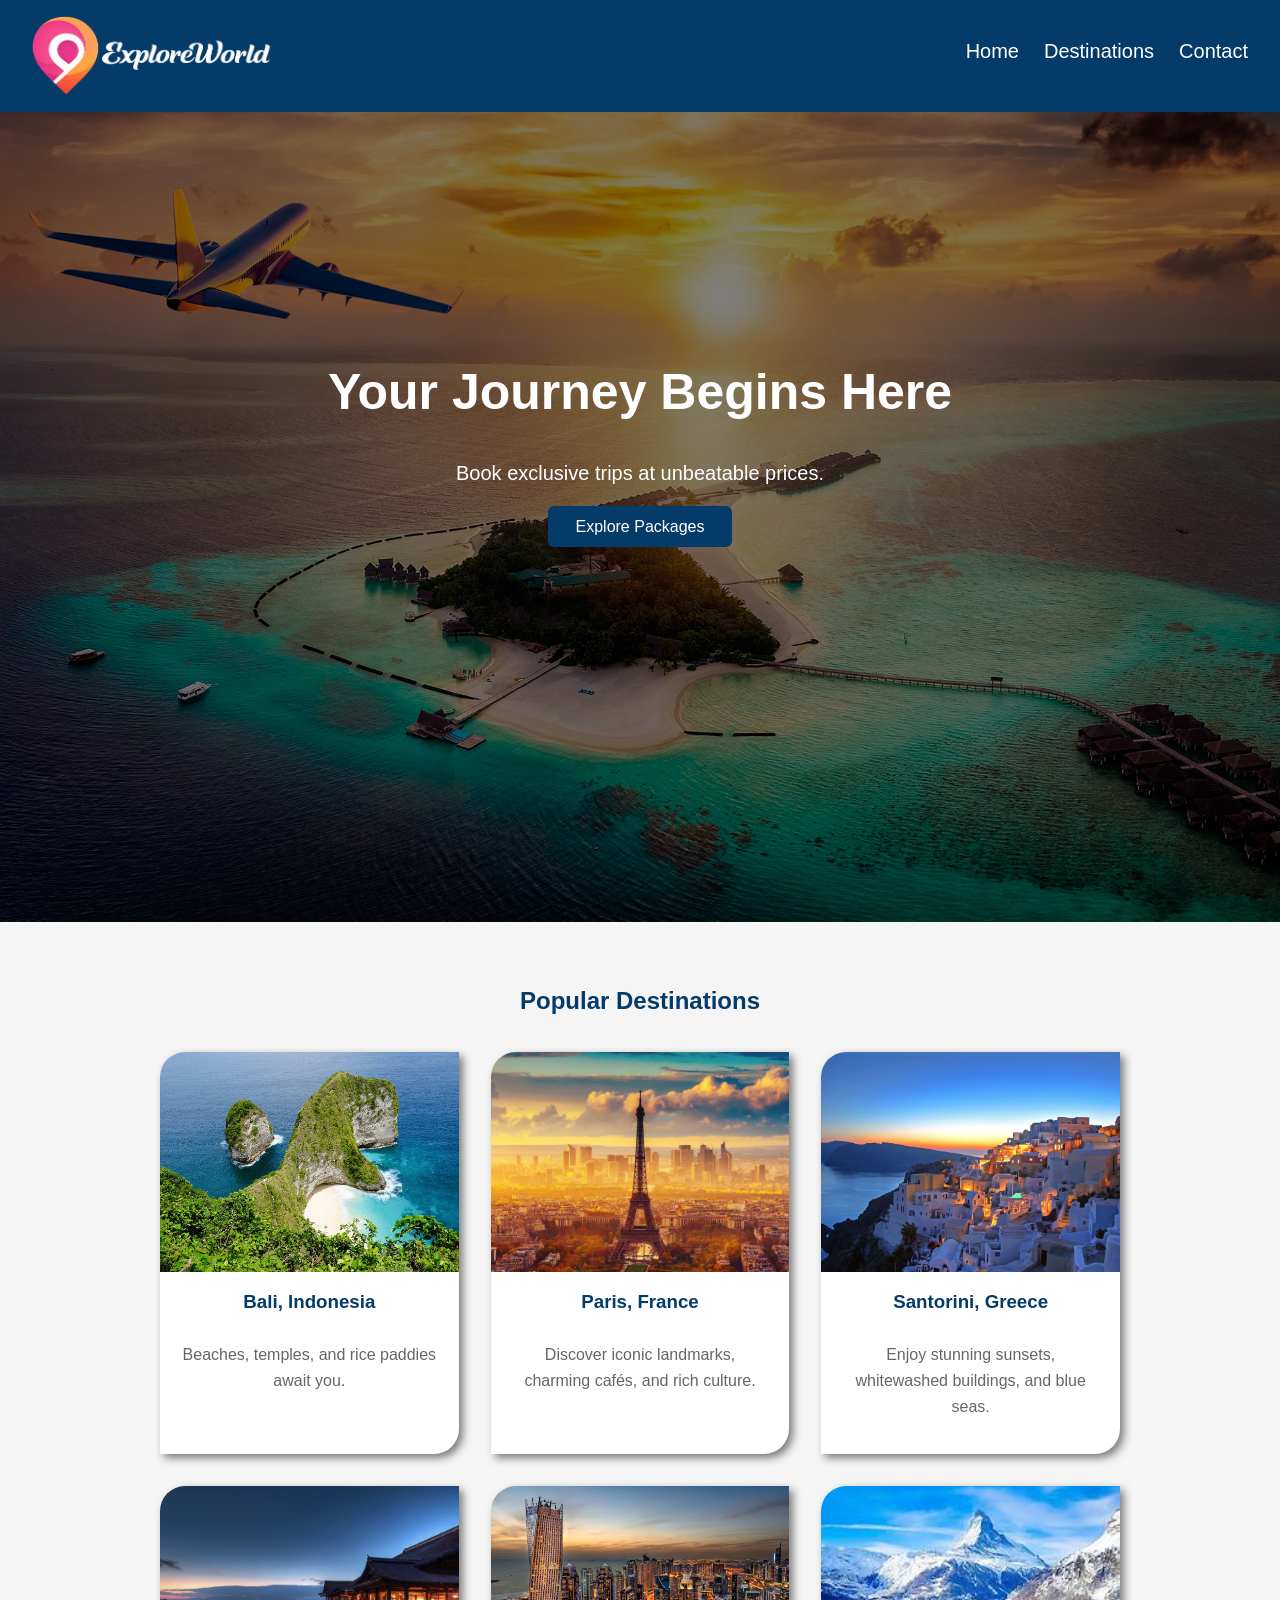
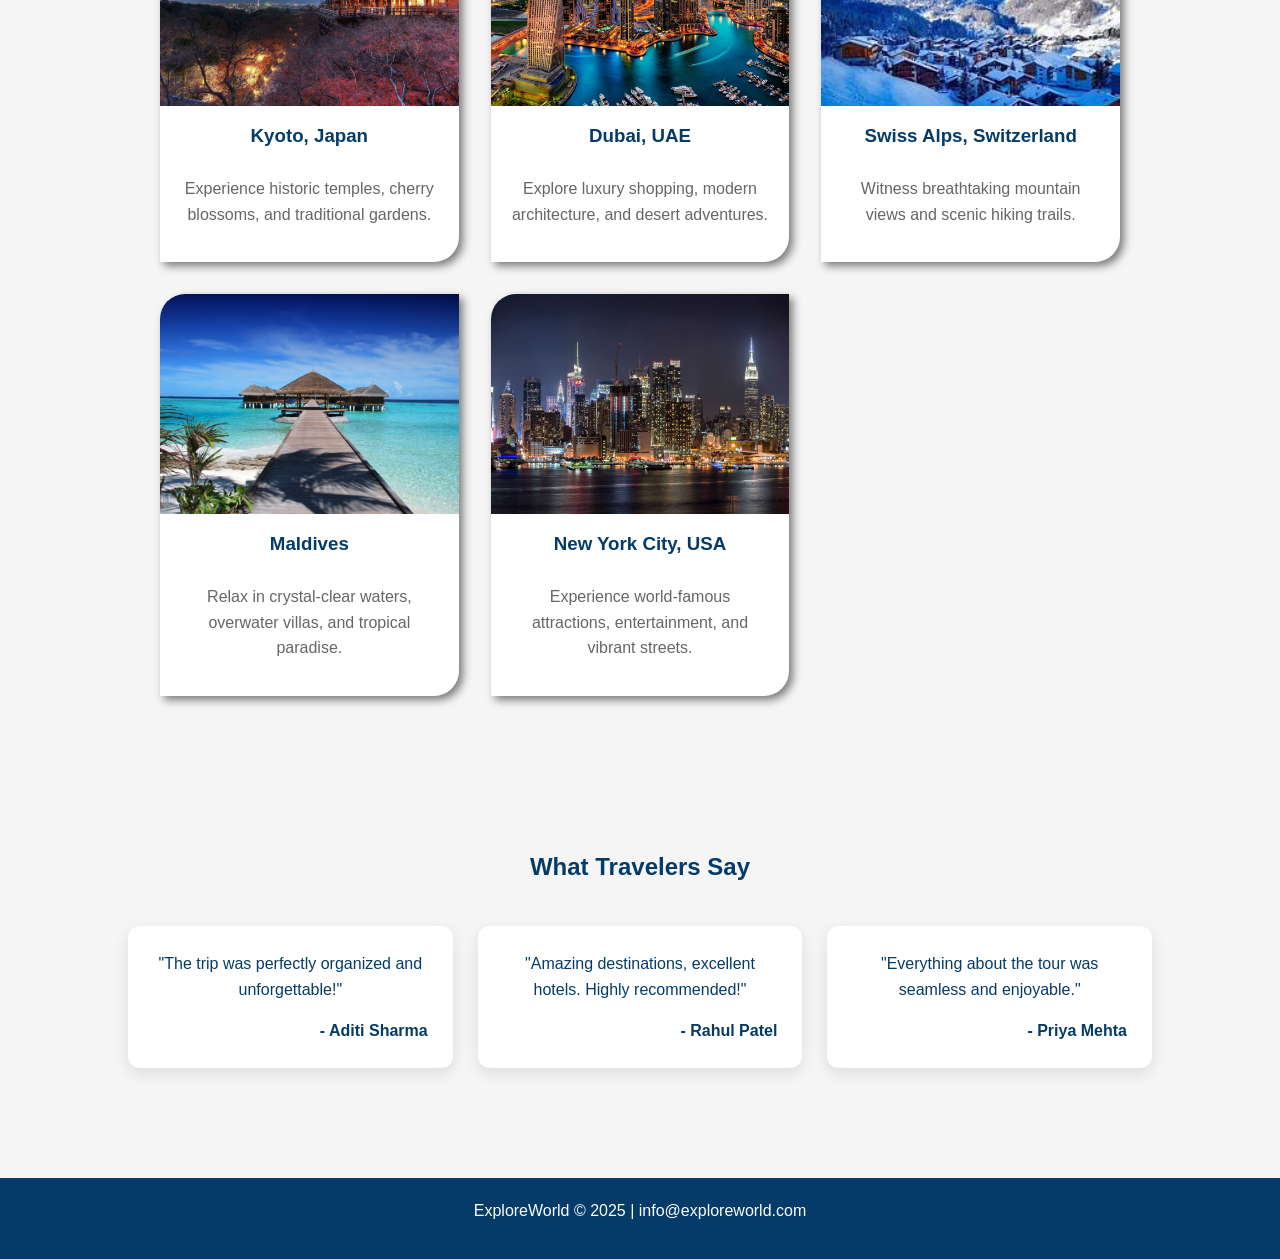
<file: index.html>
<!DOCTYPE html>
<html lang="en">

<head>
    <meta charset="UTF-8" />
    <meta name="viewport" content="width=device-width, initial-scale=1.0" />
    <title>ExploreWorld - Home</title>
    <link rel="stylesheet" href="styles/style.css" />
</head>

<body>

    <header class="navbar">
        <div class="logo"><img src="assets/logo.png" alt="logo" /></div>
        <nav>
            <a href="index.html">Home</a>
            <a href="destinations.html">Destinations</a>
            <a href="contact.html">Contact</a>
        </nav>
    </header>

    <section class="hero">
        <h1>Your Journey Begins Here</h1>
        <p>Book exclusive trips at unbeatable prices.</p>
        <a href="destinations.html" class="btn-primary">Explore Packages</a>
    </section>

    <section class="grid-preview">
        <h2>Popular Destinations</h2>
        <div class="card-grid">

            <!-- TODO: Add 2–3 more cards -->
            <div class="card">
                <img src="assets/bali.jpg" alt="Bali Beach">
                <h3>Bali, Indonesia</h3>
                <p>Beaches, temples, and rice paddies await you.</p>
            </div>

            <div class="card">
                <img src="assets/paris.jpg" alt="Paris">
                <h3>Paris, France</h3>
                <p>Discover iconic landmarks, charming cafés, and rich culture.</p>
            </div>

            <div class="card">
                <img src="assets/santorini.jpg" alt="Santorini">
                <h3>Santorini, Greece</h3>
                <p>Enjoy stunning sunsets, whitewashed buildings, and blue seas.</p>
            </div>

            <div class="card">
                <img src="assets/kyoto.jpg" alt="Kyoto">
                <h3>Kyoto, Japan</h3>
                <p>Experience historic temples, cherry blossoms, and traditional gardens.</p>
            </div>

            <div class="card">
                <img src="assets/dubai.jpg" alt="Dubai">
                <h3>Dubai, UAE</h3>
                <p>Explore luxury shopping, modern architecture, and desert adventures.</p>
            </div>

            <div class="card">
                <img src="assets/swiss-alps.jpg" alt="Swiss Alps">
                <h3>Swiss Alps, Switzerland</h3>
                <p>Witness breathtaking mountain views and scenic hiking trails.</p>
            </div>

            <div class="card">
                <img src="assets/maldives.jpg" alt="Maldives">
                <h3>Maldives</h3>
                <p>Relax in crystal-clear waters, overwater villas, and tropical paradise.</p>
            </div>

            <div class="card">
                <img src="assets/new-york.jpg" alt="New York City">
                <h3>New York City, USA</h3>
                <p>Experience world-famous attractions, entertainment, and vibrant streets.</p>
            </div>
        </div>
    </section>

    <section class="testimonials">
        <h2>What Travelers Say</h2>

        <div class="testimonial-row">

            <div class="testimonial">
                <p>"The trip was perfectly organized and unforgettable!"</p>
                <h4>- Aditi Sharma</h4>
            </div>

            <div class="testimonial">
                <p>"Amazing destinations, excellent hotels. Highly recommended!"</p>
                <h4>- Rahul Patel</h4>
            </div>

            <div class="testimonial">
                <p>"Everything about the tour was seamless and enjoyable."</p>
                <h4>- Priya Mehta</h4>
            </div>

        </div>
    </section>

    <footer>
        <p>ExploreWorld &copy; 2025 | info@exploreworld.com</p>
    </footer>

</body>

</html>
</file>
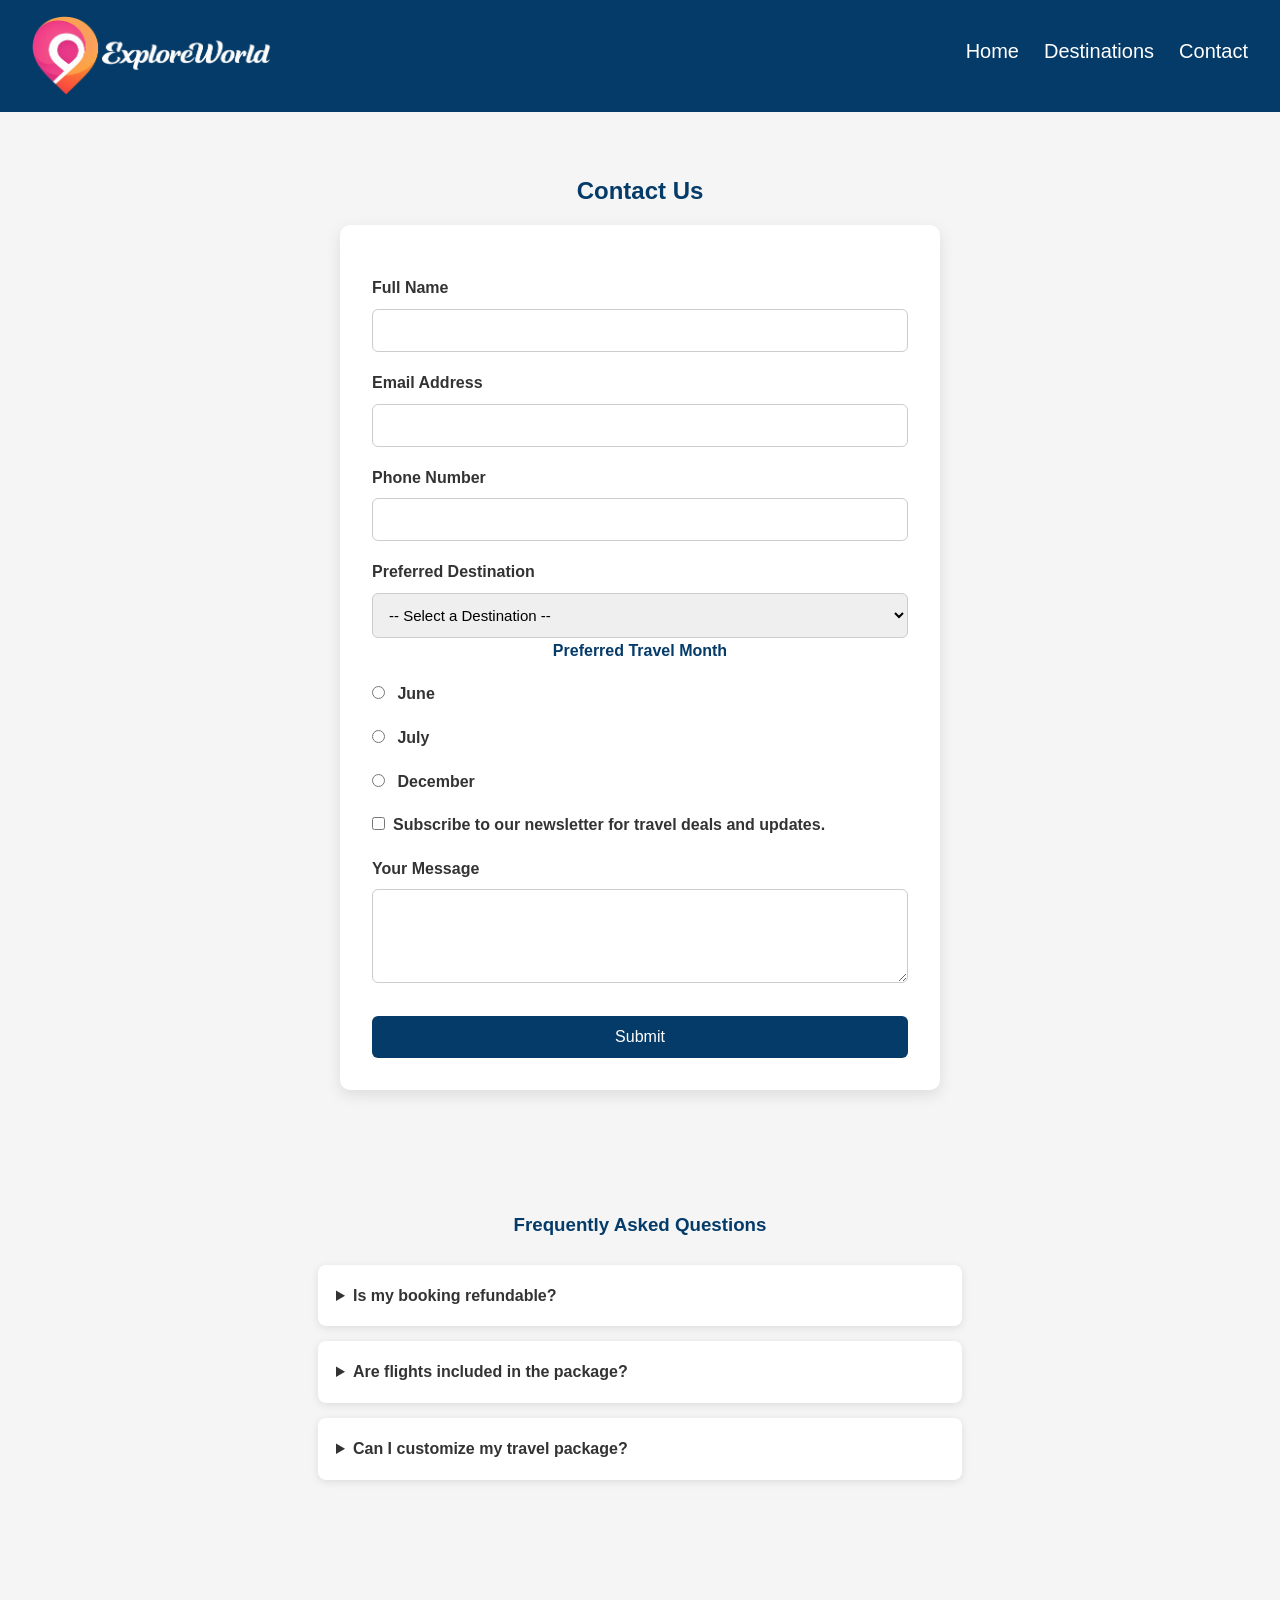
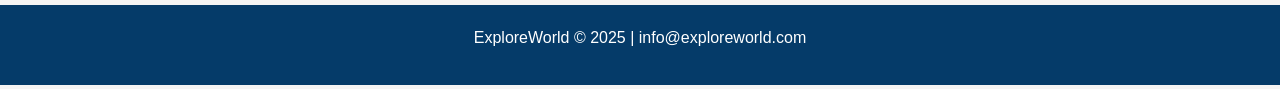
<file: contact.html>
<!DOCTYPE html>
<html lang="en">

<head>
  <meta charset="UTF-8" />
  <meta name="viewport" content="width=device-width, initial-scale=1.0" />
  <title>ExploreWorld - Contact Us</title>
  <link rel="stylesheet" href="styles/style.css" />
</head>

<body>

  <header class="navbar">
    <div class="logo"><img src="assets/logo.png" alt="logo" /></div>
    <nav>
      <a href="index.html">Home</a>
      <a href="destinations.html">Destinations</a>
      <a href="contact.html">Contact</a>
    </nav>
  </header>

  <section class="contact-form">
    <h2>Contact Us</h2>

    <form>
      <label for="name">Full Name</label>
      <input type="text" id="name" required />

      <label for="email">Email Address</label>
      <input type="email" id="email" required />

      <label for="phone">Phone Number</label>
      <input type="tel" id="phone" required />

      <!-- Preferred Destination -->
      <label for="destination">Preferred Destination</label>
      <select id="destination" required>
        <option value="">-- Select a Destination --</option>
        <option value="bali">Bali, Indonesia</option>
        <option value="paris">Paris, France</option>
        <option value="santorini">Santorini, Greece</option>
        <option value="kyoto">Kyoto, Japan</option>
        <option value="dubai">Dubai, UAE</option>
        <option value="swiss">Swiss Alps</option>
        <option value="maldives">Maldives</option>
        <option value="newyork">New York City, USA</option>
      </select>
      <br>

      <p><strong>Preferred Travel Month</strong></p>

      <div class="radio-group">
        <label><input type="radio" name="month" value="June"> June</label>
        <label><input type="radio" name="month" value="July"> July</label>
        <label><input type="radio" name="month" value="December"> December</label>
      </div>

      <div class="checkbox-group">
        <label for="newsletter"><input type="checkbox" id="newsletter">Subscribe to our newsletter for travel deals and
          updates.</label>
      </div>

      <label for="comments">Your Message</label>
      <textarea id="comments" rows="4"></textarea>

      <button type="submit" class="btn-primary">Submit</button>
    </form>
  </section>

  <section class="faq">
    <h3>Frequently Asked Questions</h3>

    <details>
      <summary>Is my booking refundable?</summary>
      <p>Yes, 100% refund if canceled 7 days before travel.</p>
    </details>

    <details>
      <summary>Are flights included in the package?</summary>
      <p>Most of our packages include return flights. Please check the package details before booking.</p>
    </details>

    <details>
      <summary>Can I customize my travel package?</summary>
      <p>Yes, we offer customized itineraries based on your budget, destination, and travel preferences.</p>
    </details>
  </section>

  <footer>
    <p>ExploreWorld &copy; 2025 | info@exploreworld.com</p>
  </footer>

</body>

</html>
</file>
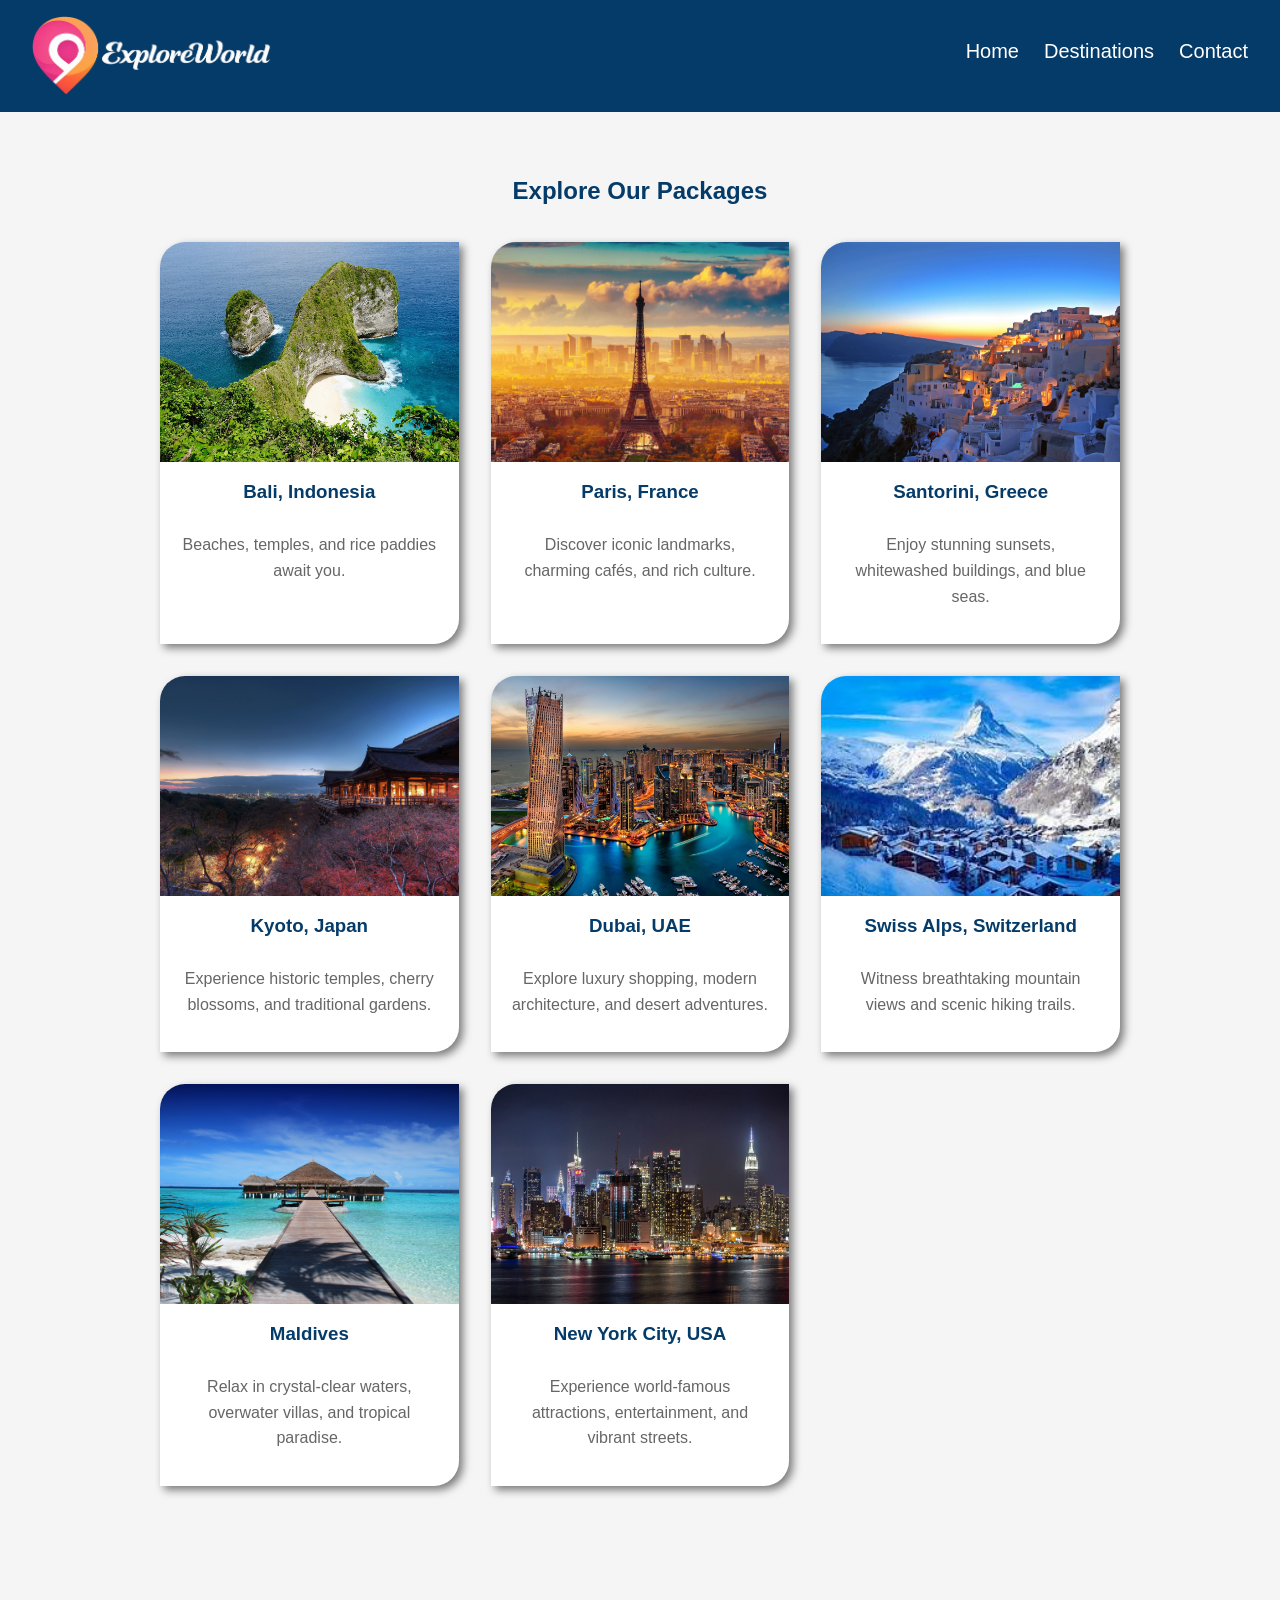
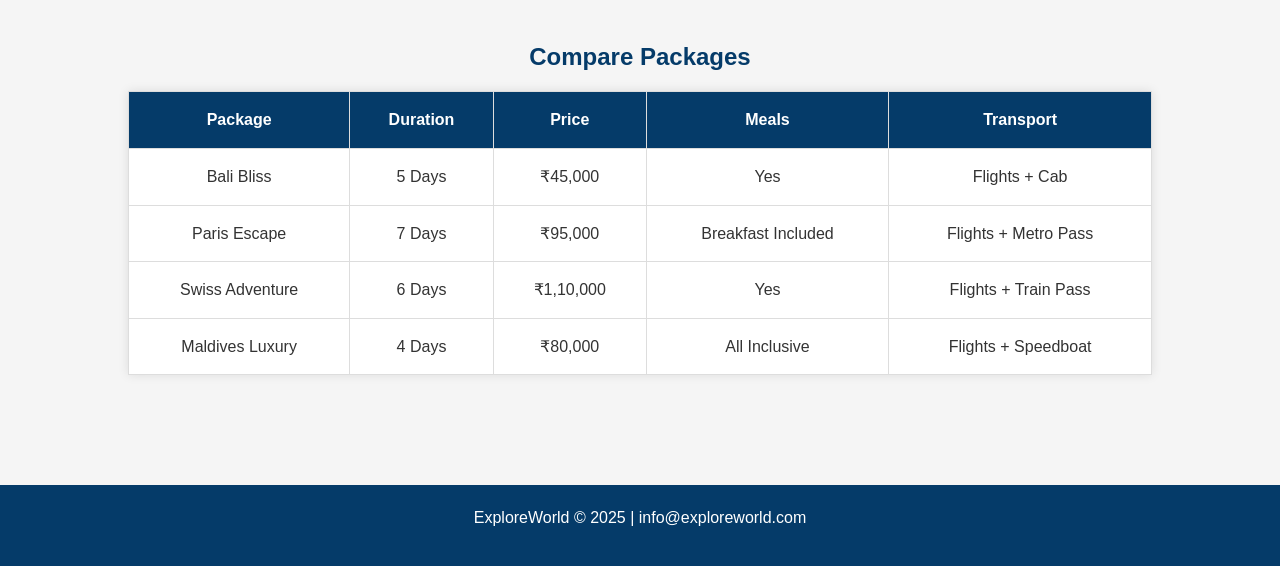
<file: destinations.html>
<!DOCTYPE html>
<html lang="en">

<head>
    <meta charset="UTF-8" />
    <meta name="viewport" content="width=device-width, initial-scale=1.0" />
    <title>ExploreWorld - Destinations</title>
    <link rel="stylesheet" href="styles/style.css" />
</head>

<body>

   <header class="navbar">
        <div class="logo"><img src="assets/logo.png" alt="logo" /></div>
        <nav>
            <a href="index.html">Home</a>
            <a href="destinations.html">Destinations</a>
            <a href="contact.html">Contact</a>
        </nav>
    </header>

    <section class="grid-preview">
        <h2>Explore Our Packages</h2>
        <div class="card-grid">

            <!-- TODO: Add 5 more destination cards -->

            <div class="card">
                <img src="assets/bali.jpg" alt="Bali Beach">
                <h3>Bali, Indonesia</h3>
                <p>Beaches, temples, and rice paddies await you.</p>
            </div>

            <div class="card">
                <img src="assets/paris.jpg" alt="Paris">
                <h3>Paris, France</h3>
                <p>Discover iconic landmarks, charming cafés, and rich culture.</p>
            </div>

            <div class="card">
                <img src="assets/santorini.jpg" alt="Santorini">
                <h3>Santorini, Greece</h3>
                <p>Enjoy stunning sunsets, whitewashed buildings, and blue seas.</p>
            </div>

            <div class="card">
                <img src="assets/kyoto.jpg" alt="Kyoto">
                <h3>Kyoto, Japan</h3>
                <p>Experience historic temples, cherry blossoms, and traditional gardens.</p>
            </div>

            <div class="card">
                <img src="assets/dubai.jpg" alt="Dubai">
                <h3>Dubai, UAE</h3>
                <p>Explore luxury shopping, modern architecture, and desert adventures.</p>
            </div>

            <div class="card">
                <img src="assets/swiss-alps.jpg" alt="Swiss Alps">
                <h3>Swiss Alps, Switzerland</h3>
                <p>Witness breathtaking mountain views and scenic hiking trails.</p>
            </div>

            <div class="card">
                <img src="assets/maldives.jpg" alt="Maldives">
                <h3>Maldives</h3>
                <p>Relax in crystal-clear waters, overwater villas, and tropical paradise.</p>
            </div>

            <div class="card">
                <img src="assets/new-york.jpg" alt="New York City">
                <h3>New York City, USA</h3>
                <p>Experience world-famous attractions, entertainment, and vibrant streets.</p>
            </div>
        </div>
    </section>

    <section class="pricing-table">
        <h2>Compare Packages</h2>

        <table>
            <thead>
                <tr>
                    <th>Package</th>
                    <th>Duration</th>
                    <th>Price</th>
                    <th>Meals</th>
                    <th>Transport</th>
                </tr>
            </thead>

            <tbody>
                <tr>
                    <td>Bali Bliss</td>
                    <td>5 Days</td>
                    <td>₹45,000</td>
                    <td>Yes</td>
                    <td>Flights + Cab</td>
                </tr>

                <tr>
                    <td>Paris Escape</td>
                    <td>7 Days</td>
                    <td>₹95,000</td>
                    <td>Breakfast Included</td>
                    <td>Flights + Metro Pass</td>
                </tr>

                <tr>
                    <td>Swiss Adventure</td>
                    <td>6 Days</td>
                    <td>₹1,10,000</td>
                    <td>Yes</td>
                    <td>Flights + Train Pass</td>
                </tr>

                <tr>
                    <td>Maldives Luxury</td>
                    <td>4 Days</td>
                    <td>₹80,000</td>
                    <td>All Inclusive</td>
                    <td>Flights + Speedboat</td>
                </tr>
            </tbody>
        </table>
    </section>

     <footer>
        <p>ExploreWorld &copy; 2025 | info@exploreworld.com</p>
    </footer>

</body>

</html>
</file>
<file: styles/style.css>
/* Layout Setup */

* {
    margin: 0;
    padding: 0;
    box-sizing: border-box;
}

body {
    font-family: 'Segoe UI', sans-serif;
    background-color: #f5f5f5;
    color: #333;
    line-height: 1.6;
}

img {
    width: 100%;
    display: block;
    /* border-radius: 40%; */
    /* border-top: ; */
    border-top-left-radius: 25px;
}

a {
    text-decoration: none;
}

section {
    padding: 60px 10%;
}

.grid-preview h1,
h2,
h3,
p {
    margin-bottom: 15px;
    text-align: center;
    color: #053b69;
}

/* Navbar */
.navbar {
    display: flex;
    justify-content: space-between;
    align-items: center;
    background-color: #053b69;
    color: white;
    padding: 1rem 2rem;
    position: sticky;
}

/* .logo {
    font-size: 28px;
    font-weight: bold;
} */

.logo {
    display: flex;
    align-items: center;
}

.logo img {
    height: 5rem;
    width: auto;
    display: block;
    object-fit: contain;
}


nav {
    display: flex;
    gap: 25px;
}

.navbar a {
    color: white;
    font-weight: 500;
    transition: 0.3s;
    padding-top: 15px;
}

.navbar a:hover {
    color: #FFD166;
}

/* Hero */
.hero {
    background-image: linear-gradient(rgba(0, 0, 0, .5), rgba(0, 0, 0, .5)),
        url('../assets/hero.jpg');
    width: 100%;
    height: 90vh;
    background-position: center;
    background-size: cover;
    text-align: center;
    padding: 15rem 1rem;
    color: white;
}

.hero h1 {
    text-align: center;
    font-size: 50px;
    margin-bottom: 25px;
}

.hero p,
a {
    font-size: 20px;
    margin-bottom: 25px;
    color: white;
}

.btn-primary {
    background: #053b69;
    color: white;
    padding: 12px 28px;
    border-radius: 6px;
    border: none;
    cursor: pointer;
    transition: 0.3s;
    font-size: 16px;
}

.btn-primary:hover {
    background: #1565c0;
}

/* Grid Cards */
.card-grid {
    display: grid;
    grid-template-columns: repeat(auto-fit, minmax(250px, 1fr));
    gap: 2rem;
    margin: 2rem;
}

.card {
    background: white;
    border-top-left-radius: 25px;
    border-bottom-right-radius: 25px;
    /* box-shadow: 0 5px 15px rgba(0, 0, 0, 0.1); */
    box-shadow: 0.25rem 0.25rem 0.5rem rgba(0, 0, 0, 0.5);
    transition: transform 0.3 ease;
}

.card:hover {
    transform: translateY(-8px);
}

.card img {
    height: 220px;
    object-fit: cover;
}

.card h3 {
    padding: 15px 20px 10px;
}

.card p {
    padding: 0 20px 20px;
    color: #666;
}

/* Table */


table {
    width: 100%;
    border-collapse: collapse;
    background: white;
    box-shadow: 0 0 10px rgba(0, 0, 0, .1);
}

th {
    background: #053b69;
    color: white;
}

th,
td {
    padding: 15px;
    text-align: center;
    border: 1px solid #ddd;
}

tr:hover {
    background: #e3f2fd;
}

/* Form */
form {
    max-width: 600px;
    margin: auto;
    background: white;
    padding: 2rem;
    border-radius: 10px;
    box-shadow: 0 5px 15px rgba(0, 0, 0, .1);
}

form label {
    display: block;
    margin-top: 18px;
    margin-bottom: 8px;
    font-weight: 600;
}

form input,
form select,
form textarea {
    width: 100%;
    padding: 12px;
    border: 1px solid #ccc;
    border-radius: 6px;
    font-size: 15px;
}

form input[type="radio"],
form input[type="checkbox"] {
    width: auto;
    margin-right: 8px;
}

form button {
    margin-top: 25px;
    width: 100%;
}


/* =========================
   FAQ
========================= */
.faq {
    max-width: 900px;
    margin: auto;
}

.faq h3 {
    text-align: center;
    margin-bottom: 25px;
}

details {
    background: white;
    margin-bottom: 15px;
    padding: 18px;
    border-radius: 8px;
    box-shadow: 0 2px 8px rgba(0, 0, 0, .1);
}

summary {
    cursor: pointer;
    font-weight: bold;
}

details p {
    margin-top: 10px;
}

/* =========================
   Footer
========================= */
footer p {
    color: white;
    width: 100%;
}

footer {
    background-color: #053b69;
    color: white;
    text-align: center;
    padding: 20px;
    margin-top: 50px;
}

/* ==========================
   Testimonials Section
========================== */

.testimonials {
    padding: 60px 10%;
    background: #f5f5f5;
}

.testimonials h2 {
    margin-bottom: 40px;
}

.testimonial-row {
    display: flex;
    justify-content: center;
    gap: 25px;
}

.testimonial {
    background: white;
    width: 100%;
    max-width: 350px;
    margin: auto;
    box-sizing: border-box;
    padding: 25px;
    border-radius: 12px;
    box-shadow: 0 5px 15px rgba(0, 0, 0, 0.1);
    transition: transform 0.3s ease;
}

.testimonial:hover {
    transform: translateY(-8px);
}

.testimonial h4 {
    color: #053b69;
    text-align: right;
}

/* =========================
   Responsive Design
========================= */
@media (max-width: 768px) {

    .navbar {
        flex-direction: column;
        gap: 15px;
        text-align: center;
    }

    .navbar nav {
        flex-direction: column;
        gap: 12px;
    }

    .logo img {
        height: 42px;
    }

    .hero {
        padding: 80px 20px;
    }

    .hero h1 {
        font-size: 36px;
    }

    section {
        padding: 40px 20px;
    }

    .card-grid {
        grid-template-columns: 1fr;
    }

    table {
        display: block;
        overflow-x: auto;
    }

    form {
        padding: 20px;
    }

    .testimonial-row {
        flex-direction: column;
    }
}

/* Mobile View */
@media (max-width: 768px) {

    .pricing-table {
        padding: 20px 10px;
    }

    .pricing-table h2 {
        font-size: 28px;
        margin-bottom: 20px;
    }

    .pricing-table table {
        width: 100%;
        max-width: 100%;
        margin: 0 auto;
        table-layout: fixed;
        border-collapse: collapse;
        display: table;
    }

    .pricing-table th,
    .pricing-table td {
        padding: 6px 3px;
        font-size: 10px;
        text-align: center;
        word-break: break-word;
        overflow-wrap: break-word;
    }

    .pricing-table th {
        font-size: 11px;
    }
}

@media (max-width: 480px) {

    .pricing-table th,
    .pricing-table td {
        font-size: 9px;
        padding: 6px 2px;
    }

    .pricing-table h2 {
        font-size: 24px;
    }
}
</file>
